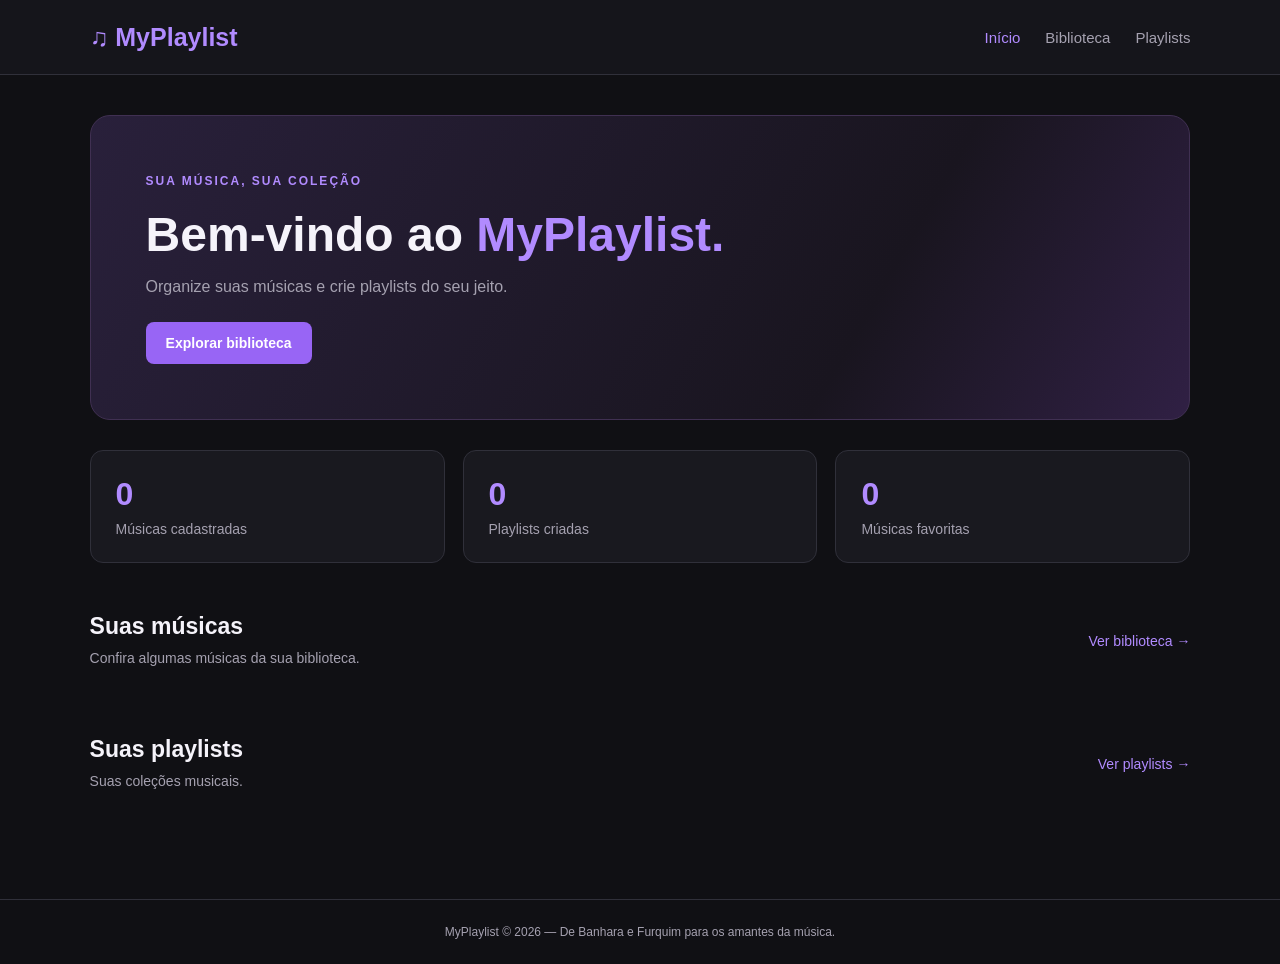
<file: index.html>
<!DOCTYPE html>
<html lang="pt-br">
<head>
    <meta charset="UTF-8">
    <meta name="viewport" content="width=device-width, initial-scale=1.0">
    <title>MyPlaylist | Início</title>
    <link rel="stylesheet" href="style.css">
    <script src="script.js" defer></script>
</head>
<body>

<header class="header">
    <a href="index.html" class="logo">♫ MyPlaylist</a>

    <nav>
        <a href="index.html" class="active">Início</a>
        <a href="biblioteca.html">Biblioteca</a>
        <a href="playlists.html">Playlists</a>
    </nav>
</header>

<main class="container">

    <section class="hero">
        <div class="hero-content">
            <span class="tag">SUA MÚSICA, SUA COLEÇÃO</span>
            <h1>Bem-vindo ao <span>MyPlaylist.</span></h1>
            <p>Organize suas músicas e crie playlists do seu jeito.</p>
            <a href="biblioteca.html" class="button">Explorar biblioteca</a>
        </div>
    </section>

    <section class="stats">
        <div class="stat-card">
            <h2 id="total-musicas">0</h2>
            <p>Músicas cadastradas</p>
        </div>

        <div class="stat-card">
            <h2 id="total-playlists">0</h2>
            <p>Playlists criadas</p>
        </div>

        <div class="stat-card">
            <h2 id="total-favoritas">0</h2>
            <p>Músicas favoritas</p>
        </div>
    </section>

    <section class="section">
        <div class="section-heading">
            <div>
                <h2>Suas músicas</h2>
                <p>Confira algumas músicas da sua biblioteca.</p>
            </div>
            <a href="biblioteca.html" class="text-link">Ver biblioteca →</a>
        </div>

        <div id="musicas-inicio" class="music-grid"></div>
    </section>

    <section class="section">
        <div class="section-heading">
            <div>
                <h2>Suas playlists</h2>
                <p>Suas coleções musicais.</p>
            </div>
            <a href="playlists.html" class="text-link">Ver playlists →</a>
        </div>

        <div id="playlists-inicio" class="playlist-grid"></div>
    </section>

</main>

<footer>
    MyPlaylist © 2026 — De Banhara e Furquim para os amantes da música.
</footer>

</body>
</html>
</file>
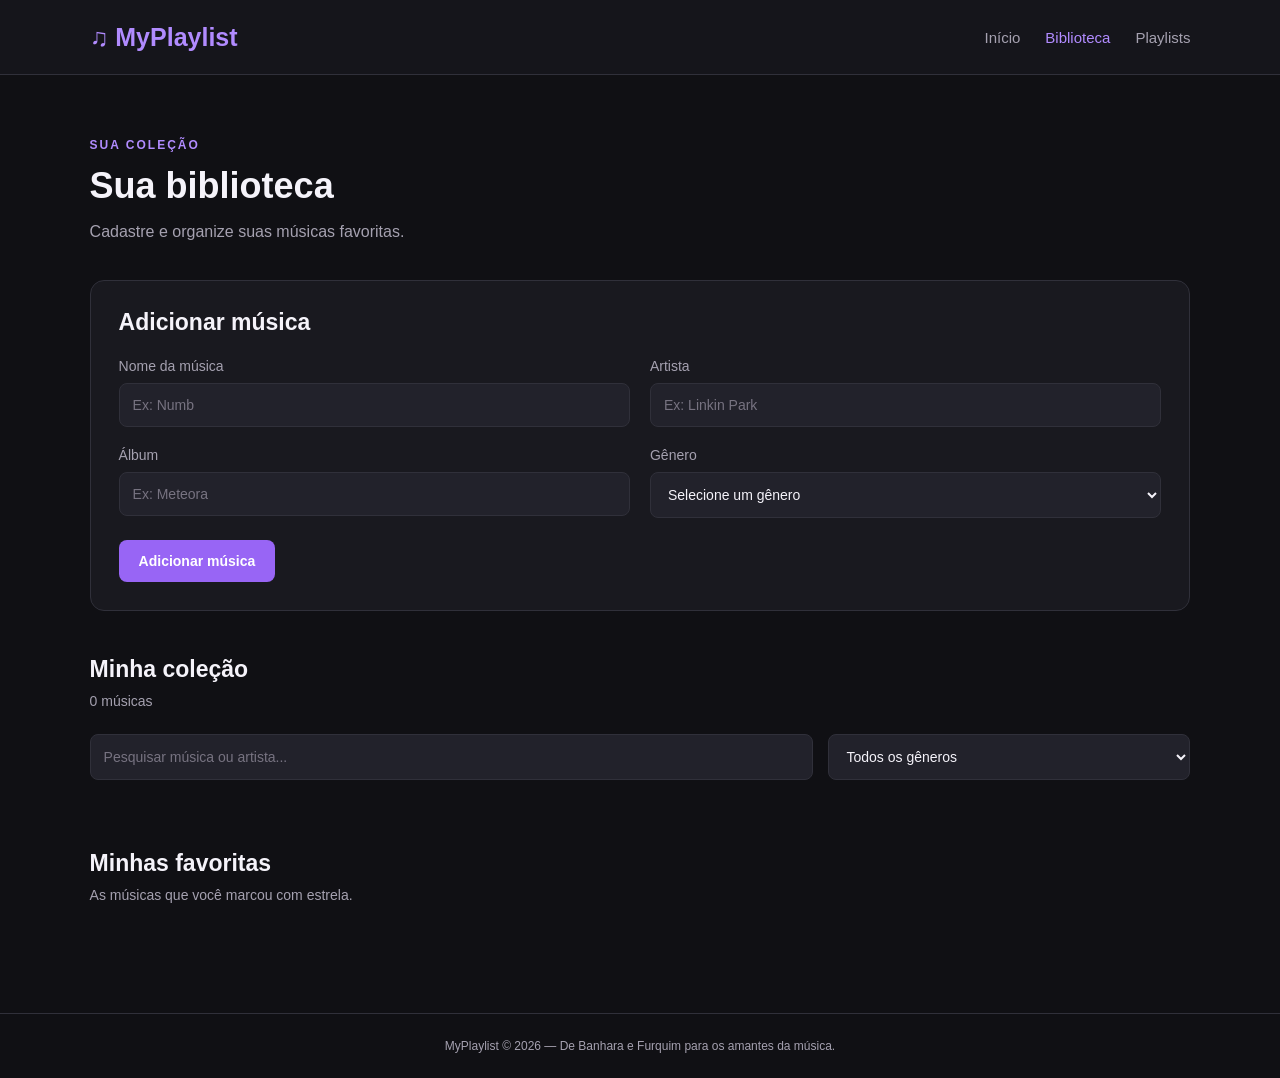
<file: biblioteca.html>
<!DOCTYPE html>
<html lang="pt-br">
<head>
    <meta charset="UTF-8">
    <meta name="viewport" content="width=device-width, initial-scale=1.0">
    <title>MyPlaylist | Biblioteca</title>
    <link rel="stylesheet" href="style.css">
    <script src="script.js" defer></script>
</head>
<body>

<header class="header">
    <a href="index.html" class="logo">♫ MyPlaylist</a>

    <nav>
        <a href="index.html">Início</a>
        <a href="biblioteca.html" class="active">Biblioteca</a>
        <a href="playlists.html">Playlists</a>
    </nav>
</header>

<main class="container">

    <section class="page-heading">
        <span class="tag">SUA COLEÇÃO</span>
        <h1>Sua biblioteca</h1>
        <p>Cadastre e organize suas músicas favoritas.</p>
    </section>

    <section class="panel">
        <h2>Adicionar música</h2>

        <form id="form-musica">

            <div class="form-grid">
                <div class="form-group">
                    <label for="nome-musica">Nome da música</label>
                    <input type="text" id="nome-musica" placeholder="Ex: Numb" required>
                </div>

                <div class="form-group">
                    <label for="artista-musica">Artista</label>
                    <input type="text" id="artista-musica" placeholder="Ex: Linkin Park" required>
                </div>

                <div class="form-group">
                    <label for="album-musica">Álbum</label>
                    <input type="text" id="album-musica" placeholder="Ex: Meteora">
                </div>

                <div class="form-group">
                    <label for="genero-musica">Gênero</label>
                    <select id="genero-musica" required>
                        <option value="">Selecione um gênero</option>
                        <option value="Rock">Rock</option>
                        <option value="Pop">Pop</option>
                        <option value="Indie">Indie</option>
                        <option value="Rap">Rap</option>
                        <option value="Eletrônica">Eletrônica</option>
                        <option value="Outro">Outro</option>
                    </select>
                </div>
            </div>

            <button type="submit" class="button">Adicionar música</button>

        </form>
    </section>

    <section class="section">

        <div class="section-heading">
            <div>
                <h2>Minha coleção</h2>
                <p id="contador-biblioteca">0 músicas cadastradas</p>
            </div>
        </div>

        <div class="filters">
            <input type="search" id="pesquisa" placeholder="Pesquisar música ou artista...">

            <select id="filtro-genero">
                <option value="todos">Todos os gêneros</option>
                <option value="Rock">Rock</option>
                <option value="Pop">Pop</option>
                <option value="Indie">Indie</option>
                <option value="Rap">Rap</option>
                <option value="Eletrônica">Eletrônica</option>
                <option value="Outro">Outro</option>
            </select>
        </div>

        <div id="lista-musicas" class="music-grid"></div>

    </section>

    <section class="section">
        <div class="section-heading">
            <div>
                <h2>Minhas favoritas</h2>
                <p>As músicas que você marcou com estrela.</p>
            </div>
        </div>

        <div id="lista-favoritas" class="music-grid"></div>
    </section>

</main>

<footer>
    MyPlaylist © 2026 — De Banhara e Furquim para os amantes da música.
</footer>

</body>
</html>
</file>
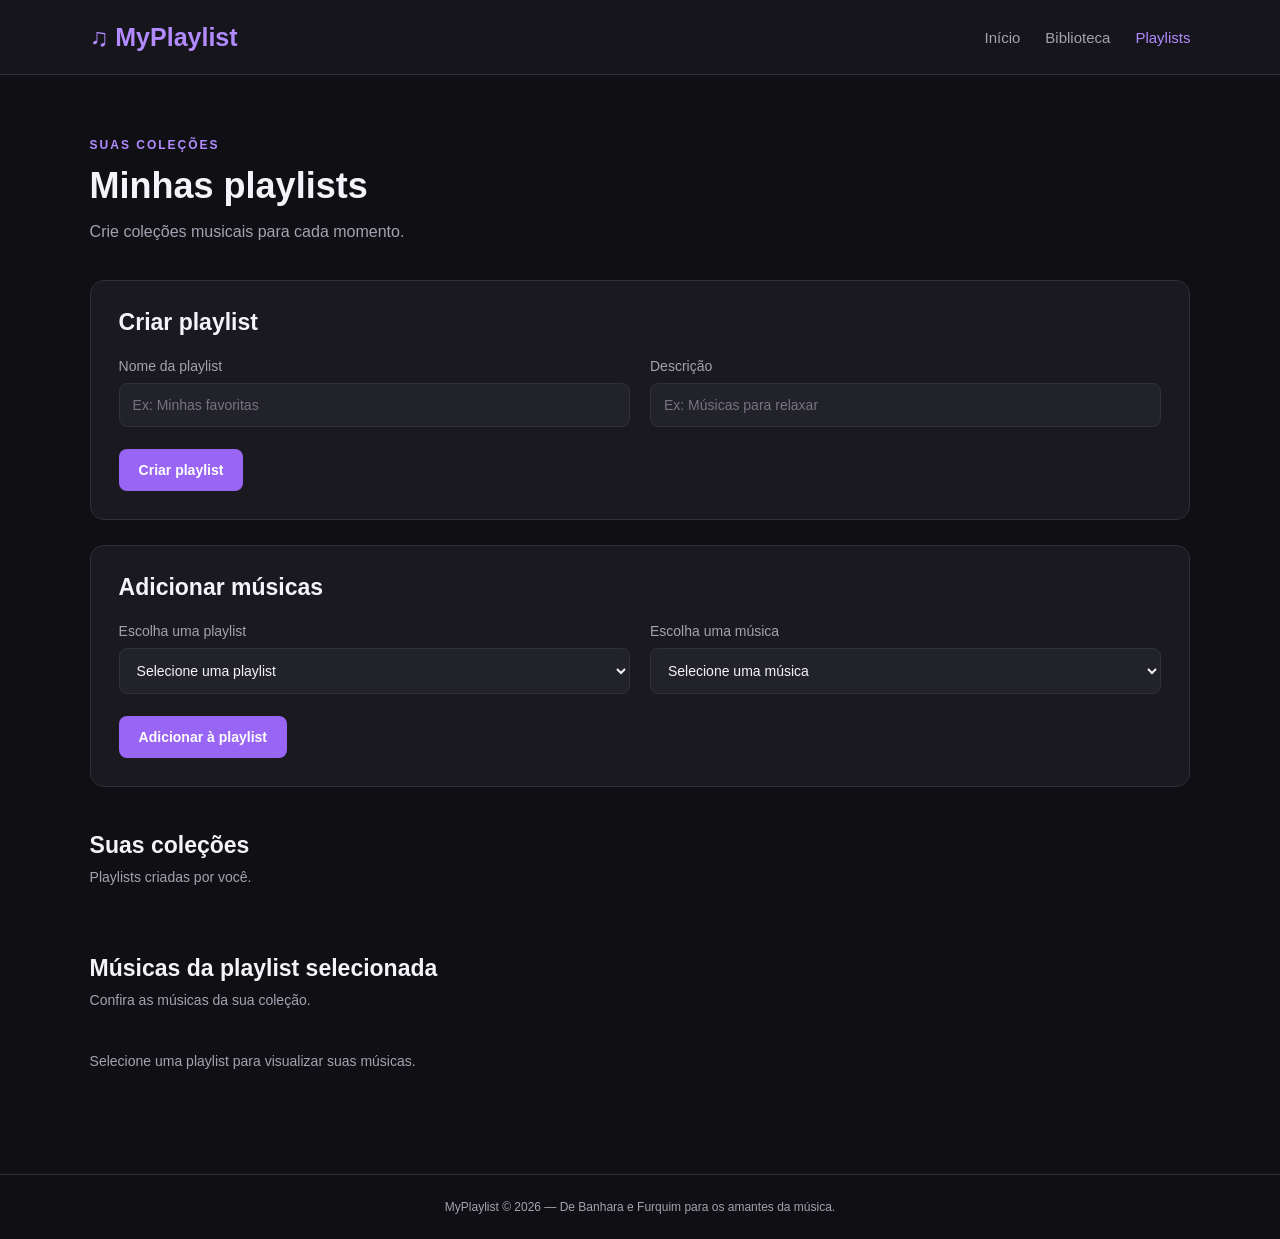
<file: playlists.html>
<!DOCTYPE html>
<html lang="pt-br">
<head>
    <meta charset="UTF-8">
    <meta name="viewport" content="width=device-width, initial-scale=1.0">
    <title>MyPlaylist | Playlists</title>
    <link rel="stylesheet" href="style.css">
    <script src="script.js" defer></script>
</head>
<body>

<header class="header">
    <a href="index.html" class="logo">♫ MyPlaylist</a>

    <nav>
        <a href="index.html">Início</a>
        <a href="biblioteca.html">Biblioteca</a>
        <a href="playlists.html" class="active">Playlists</a>
    </nav>
</header>

<main class="container">

    <section class="page-heading">
        <span class="tag">SUAS COLEÇÕES</span>
        <h1>Minhas playlists</h1>
        <p>Crie coleções musicais para cada momento.</p>
    </section>

    <section class="panel">
        <h2>Criar playlist</h2>

        <form id="form-playlist">

            <div class="form-grid">
                <div class="form-group">
                    <label for="nome-playlist">Nome da playlist</label>
                    <input type="text" id="nome-playlist" placeholder="Ex: Minhas favoritas" required>
                </div>

                <div class="form-group">
                    <label for="descricao-playlist">Descrição</label>
                    <input type="text" id="descricao-playlist" placeholder="Ex: Músicas para relaxar">
                </div>
            </div>

            <button type="submit" class="button">Criar playlist</button>

        </form>
    </section>

    <section class="panel">
        <h2>Adicionar músicas</h2>

        <form id="form-adicionar-playlist">

            <div class="form-grid">
                <div class="form-group">
                    <label for="selecionar-playlist">Escolha uma playlist</label>
                    <select id="selecionar-playlist" required>
                        <option value="">Selecione uma playlist</option>
                    </select>
                </div>

                <div class="form-group">
                    <label for="selecionar-musica">Escolha uma música</label>
                    <select id="selecionar-musica" required>
                        <option value="">Selecione uma música</option>
                    </select>
                </div>
            </div>

            <button type="submit" class="button">Adicionar à playlist</button>

        </form>
    </section>

    <section class="section">
        <div class="section-heading">
            <div>
                <h2>Suas coleções</h2>
                <p>Playlists criadas por você.</p>
            </div>
        </div>

        <div id="lista-playlists" class="playlist-grid"></div>
    </section>

    <section class="section">
        <div class="section-heading">
            <div>
                <h2>Músicas da playlist selecionada</h2>
                <p>Confira as músicas da sua coleção.</p>
            </div>
        </div>

        <div id="conteudo-playlist" class="music-grid">
            <p class="empty-message">Selecione uma playlist para visualizar suas músicas.</p>
        </div>
    </section>

</main>

<footer>
    MyPlaylist © 2026 — De Banhara e Furquim para os amantes da música.
</footer>

</body>
</html>
</file>
<file: style.css>
* {
    margin: 0;
    padding: 0;
    box-sizing: border-box;
}

:root {
    --background: #101014;
    --surface: #19191f;
    --surface-light: #22222b;
    --purple: #9865f5;
    --purple-light: #b18bff;
    --text: #f5f3fa;
    --muted: #a5a1b0;
    --border: #30303a;
}

body {
    font-family: Arial, Helvetica, sans-serif;
    background: var(--background);
    color: var(--text);
    min-height: 100vh;
    display: flex;
    flex-direction: column;
}

.header {
    min-height: 75px;
    padding: 15px 7%;
    display: flex;
    align-items: center;
    justify-content: space-between;
    border-bottom: 1px solid var(--border);
    background: #15151b;
}

.logo {
    color: var(--purple-light);
    font-size: 25px;
    font-weight: bold;
    text-decoration: none;
}

nav {
    display: flex;
    gap: 25px;
}

nav a {
    color: var(--muted);
    text-decoration: none;
    font-size: 15px;
    transition: 0.2s;
}

nav a:hover,
nav a.active {
    color: var(--purple-light);
}

.container {
    width: 86%;
    max-width: 1200px;
    margin: 40px auto;
    flex: 1;
}

.hero {
    min-height: 300px;
    padding: 55px;
    display: flex;
    align-items: center;
    border-radius: 20px;
    background: linear-gradient(120deg, #29203b, #19151f 70%, #302044);
    border: 1px solid #403052;
}

.tag {
    color: var(--purple-light);
    font-size: 12px;
    font-weight: bold;
    letter-spacing: 2px;
}

.hero h1 {
    font-size: clamp(30px, 5vw, 48px);
    margin: 18px 0 12px;
}

.hero h1 span {
    color: var(--purple-light);
}

.hero p,
.page-heading p,
.section-heading p {
    color: var(--muted);
    line-height: 1.6;
}

.button {
    display: inline-block;
    border: none;
    border-radius: 8px;
    background: var(--purple);
    color: white;
    padding: 13px 20px;
    margin-top: 22px;
    font-size: 14px;
    font-weight: bold;
    text-decoration: none;
    cursor: pointer;
    transition: 0.2s;
}

.button:hover {
    background: var(--purple-light);
    transform: translateY(-2px);
}

.stats {
    display: grid;
    grid-template-columns: repeat(3, 1fr);
    gap: 18px;
    margin: 30px 0 50px;
}

.stat-card {
    background: var(--surface);
    padding: 25px;
    border: 1px solid var(--border);
    border-radius: 13px;
}

.stat-card h2 {
    font-size: 32px;
    color: var(--purple-light);
    margin-bottom: 8px;
}

.stat-card p {
    color: var(--muted);
    font-size: 14px;
}

.section {
    margin: 45px 0;
}

.section-heading {
    display: flex;
    align-items: center;
    justify-content: space-between;
    gap: 15px;
    margin-bottom: 22px;
}

.section-heading h2,
.panel h2 {
    font-size: 23px;
    margin-bottom: 7px;
}

.section-heading p {
    font-size: 14px;
}

.text-link {
    color: var(--purple-light);
    text-decoration: none;
    font-size: 14px;
}

.page-heading {
    margin: 20px 0 35px;
}

.page-heading h1 {
    font-size: 36px;
    margin: 12px 0;
}

.panel {
    background: var(--surface);
    border: 1px solid var(--border);
    padding: 28px;
    border-radius: 14px;
    margin: 25px 0;
}

.panel h2 {
    margin-bottom: 22px;
}

.form-grid {
    display: grid;
    grid-template-columns: repeat(2, 1fr);
    gap: 20px;
}

.form-group {
    display: flex;
    flex-direction: column;
    gap: 9px;
}

.form-group label {
    font-size: 14px;
    color: var(--muted);
}

input,
select {
    width: 100%;
    padding: 13px;
    background: var(--surface-light);
    color: var(--text);
    border: 1px solid var(--border);
    border-radius: 8px;
    outline: none;
    font-size: 14px;
}

input:focus,
select:focus {
    border-color: var(--purple);
}

input::placeholder {
    color: #777381;
}

.filters {
    display: grid;
    grid-template-columns: 2fr 1fr;
    gap: 15px;
    margin-bottom: 25px;
}

.music-grid,
.playlist-grid {
    display: grid;
    grid-template-columns: repeat(3, 1fr);
    gap: 17px;
}

.music-card,
.playlist-card {
    background: var(--surface);
    border: 1px solid var(--border);
    border-radius: 12px;
    padding: 20px;
    min-width: 0;
    transition: 0.2s;
}

.music-card:hover,
.playlist-card:hover {
    border-color: var(--purple);
    transform: translateY(-3px);
}

.music-card h3,
.playlist-card h3 {
    font-size: 17px;
    margin-bottom: 8px;
    overflow-wrap: anywhere;
}

.music-card p,
.playlist-card p {
    color: var(--muted);
    font-size: 13px;
    line-height: 1.6;
    overflow-wrap: anywhere;
}

.music-genre {
    display: inline-block;
    background: #33264b;
    color: var(--purple-light);
    padding: 5px 9px;
    border-radius: 20px;
    font-size: 11px;
    margin-top: 12px;
}

.card-actions {
    display: flex;
    gap: 9px;
    margin-top: 16px;
}

.small-button {
    background: var(--surface-light);
    color: var(--text);
    border: 1px solid var(--border);
    padding: 8px 11px;
    border-radius: 7px;
    cursor: pointer;
    font-size: 12px;
}

.small-button:hover {
    border-color: var(--purple);
}

.favorite-button {
    color: #f6cb61;
}

.delete-button {
    color: #ff8585;
}

.empty-message {
    color: var(--muted);
    font-size: 14px;
    padding: 20px 0;
    grid-column: 1 / -1;
}

footer {
    border-top: 1px solid var(--border);
    text-align: center;
    padding: 25px 15px;
    color: var(--muted);
    font-size: 12px;
}

@media (max-width: 800px) {
    .music-grid,
    .playlist-grid {
        grid-template-columns: repeat(2, 1fr);
    }

    .container {
        width: 90%;
    }
}

@media (max-width: 600px) {
    .header {
        padding: 17px 5%;
        flex-direction: column;
        gap: 18px;
    }

    nav {
        gap: 22px;
    }

    nav a {
        font-size: 13px;
    }

    .container {
        width: 90%;
        margin: 25px auto;
    }

    .hero {
        padding: 30px 22px;
        min-height: 280px;
    }

    .stats {
        grid-template-columns: 1fr;
        gap: 12px;
    }

    .stat-card {
        padding: 18px;
    }

    .form-grid,
    .filters,
    .music-grid,
    .playlist-grid {
        grid-template-columns: 1fr;
    }

    .panel {
        padding: 20px;
    }

    .page-heading h1 {
        font-size: 30px;
    }

    .section-heading {
        align-items: flex-start;
    }
}


.botao-favorito,
.botao-excluir {
    padding: 9px 16px;
    border: none;
    border-radius: 8px;
    font-size: 14px;
    font-weight: 600;
    cursor: pointer;
    transition: 0.3s;
    margin-top: 10px;
    margin-right: 8px;
}

.botao-favorito {
    background-color: #8b5cf6;
    color: white;
}

.botao-favorito:hover {
    background-color: #7c3aed;
}

.botao-excluir {
    background-color: #2a2933;
    color: #ff7070;
    border: 1px solid #ff7070;
}

.botao-excluir:hover {
    background-color: #ff7070;
    color: white;
}


.cartao-playlist {
    background-color: #19181f;
    border: 1px solid #302e39;
    border-radius: 12px;
    padding: 20px;
    margin-bottom: 18px;
}

.cartao-playlist button {
    padding: 10px 16px;
    border: none;
    border-radius: 8px;
    cursor: pointer;
    font-weight: 600;
    margin-top: 12px;
    margin-right: 8px;
    background-color: #8b5cf6;
    color: white;
}

.cartao-playlist button:hover {
    background-color: #7c3aed;
}

.cartao-musica-playlist {
    background-color: #19181f;
    border: 1px solid #302e39;
    border-radius: 12px;
    padding: 20px;
    margin-top: 16px;
}

.botao-remover-playlist {
    background-color: #2a2933;
    color: #ff7070;
    border: 1px solid #ff7070;
    border-radius: 8px;
    padding: 10px 16px;
    margin-top: 15px;
    cursor: pointer;
    font-weight: 600;
    width: auto;
}

.botao-remover-playlist:hover {
    background-color: #ff7070;
    color: white;
}
</file>
